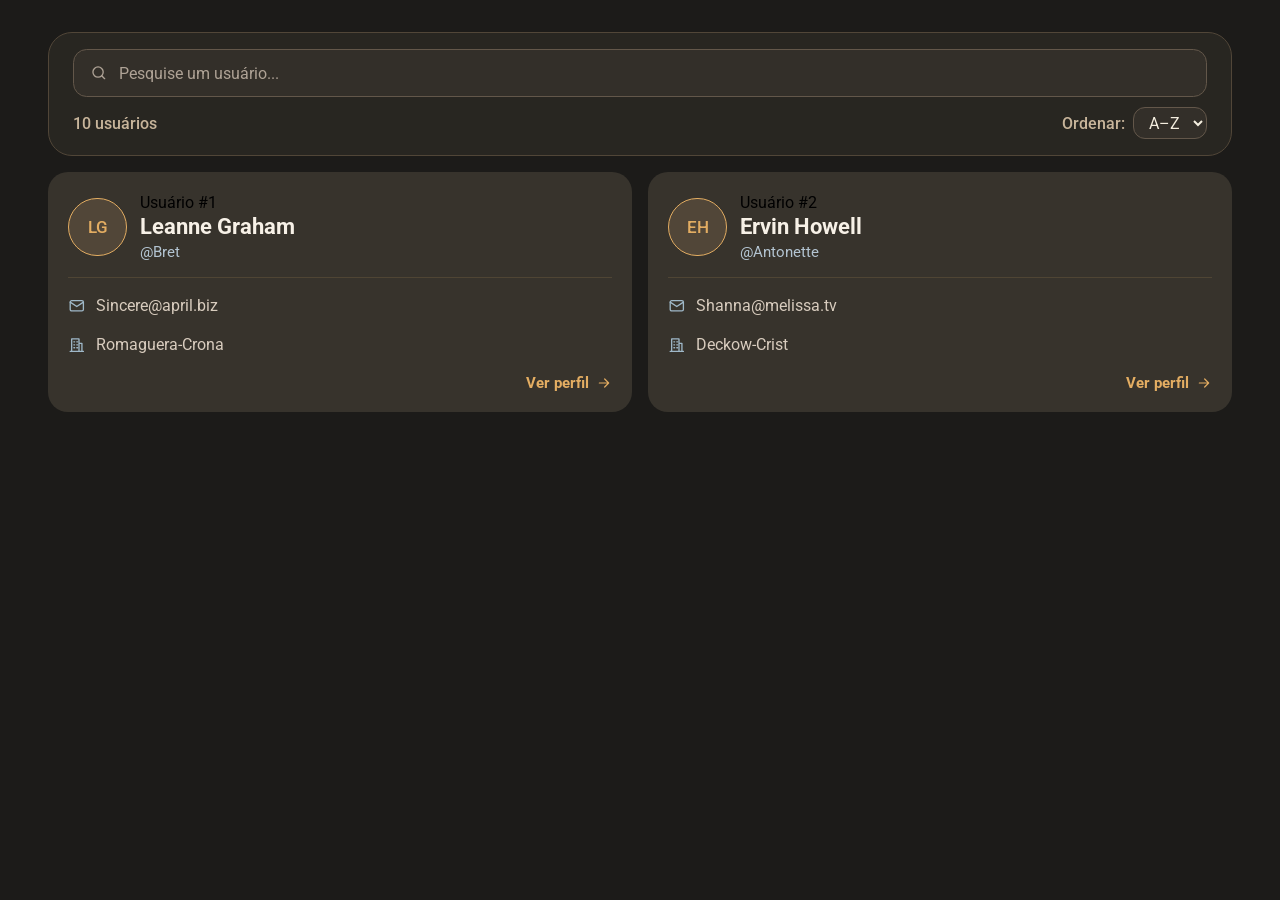
<file: list-users/index .html>
<!DOCTYPE html>
<html lang="pt-BR">
<head>
    <meta charset="UTF-8">
    <meta name="viewport" content="width=device-width, initial-scale=1.0">
    <title>Usuários</title>
    <link rel="stylesheet" href="style.css">
    <script src="scripts.js" defer></script>
</head>
<body>
    <div class="container">
        <h1 class="sr-only">Lista de usuários</h1>

        <form id="form" role="search">
            <label for="pesquisa" class="sr-only">Pesquisar usuários</label>
            <div class="campo-pesquisa">
                <svg class="icone-pesquisa" aria-hidden="true" viewBox="0 0 24 24" fill="none" stroke="currentColor" stroke-width="1.8" stroke-linecap="round" stroke-linejoin="round">
                    <circle cx="11" cy="11" r="7"></circle>
                    <path d="m20 20-4-4"></path>
                </svg>
                <input type="search" id="pesquisa" name="pesquisa" placeholder="Pesquise um usuário...">
            </div>

            <p id="n-publi">10 usuários</p>

            <label for="order" id="order-text">
                Ordenar:
                <select name="order" id="order">
                    <option value="AZ">A–Z</option>
                    <option value="ZA">Z–A</option>
                </select>
            </label>
        </form>

        <main class="users" aria-label="Usuários">
            <!-- Cards de exemplo. Depois serão gerados a partir da API JSONPlaceholder. -->
            <!-- Ajuste o href quando a página individual de perfil for criada. -->
            <a class="user-ativo" href="../perfil/index.html?id=1" aria-label="Ver perfil de Leanne Graham">
                <div class="topo-user">
                    <div class="img-style" aria-hidden="true">LG</div>
                    <div class="cabecalho">
                        <span class="numero-user">Usuário #1</span>
                        <h2 class="nome">Leanne Graham</h2>
                        <span class="username">@Bret</span>
                    </div>
                </div>

                <div class="corpo">
                    <p class="info">
                        <svg class="icone-info" aria-hidden="true" viewBox="0 0 24 24" fill="none" stroke="currentColor" stroke-width="1.8" stroke-linecap="round" stroke-linejoin="round">
                            <rect x="3" y="5" width="18" height="14" rx="2"></rect>
                            <path d="m3 7 9 6 9-6"></path>
                        </svg>
                        <span>Sincere@april.biz</span>
                    </p>
                    <p class="info">
                        <svg class="icone-info" aria-hidden="true" viewBox="0 0 24 24" fill="none" stroke="currentColor" stroke-width="1.8" stroke-linecap="round" stroke-linejoin="round">
                            <path d="M3 21h18M5 21V4h10v17M15 10h4v11M8 8h1M8 12h1M8 16h1M12 8h1M12 12h1M12 16h1"></path>
                        </svg>
                        <span>Romaguera-Crona</span>
                    </p>
                </div>

                <span class="ver-perfil">Ver perfil
                    <svg aria-hidden="true" viewBox="0 0 24 24" fill="none" stroke="currentColor" stroke-width="1.8" stroke-linecap="round" stroke-linejoin="round">
                        <path d="M5 12h14m-6-6 6 6-6 6"></path>
                    </svg>
                </span>
            </a>

            <a class="user-ativo" href="../perfil/index.html?id=2" aria-label="Ver perfil de Ervin Howell">
                <div class="topo-user">
                    <div class="img-style" aria-hidden="true">EH</div>
                    <div class="cabecalho">
                        <span class="numero-user">Usuário #2</span>
                        <h2 class="nome">Ervin Howell</h2>
                        <span class="username">@Antonette</span>
                    </div>
                </div>

                <div class="corpo">
                    <p class="info">
                        <svg class="icone-info" aria-hidden="true" viewBox="0 0 24 24" fill="none" stroke="currentColor" stroke-width="1.8" stroke-linecap="round" stroke-linejoin="round">
                            <rect x="3" y="5" width="18" height="14" rx="2"></rect>
                            <path d="m3 7 9 6 9-6"></path>
                        </svg>
                        <span>Shanna@melissa.tv</span>
                    </p>
                    <p class="info">
                        <svg class="icone-info" aria-hidden="true" viewBox="0 0 24 24" fill="none" stroke="currentColor" stroke-width="1.8" stroke-linecap="round" stroke-linejoin="round">
                            <path d="M3 21h18M5 21V4h10v17M15 10h4v11M8 8h1M8 12h1M8 16h1M12 8h1M12 12h1M12 16h1"></path>
                        </svg>
                        <span>Deckow-Crist</span>
                    </p>
                </div>

                <span class="ver-perfil">Ver perfil
                    <svg aria-hidden="true" viewBox="0 0 24 24" fill="none" stroke="currentColor" stroke-width="1.8" stroke-linecap="round" stroke-linejoin="round">
                        <path d="M5 12h14m-6-6 6 6-6 6"></path>
                    </svg>
                </span>
            </a>
        </main>
    </div>
</body>
</html>
</file>
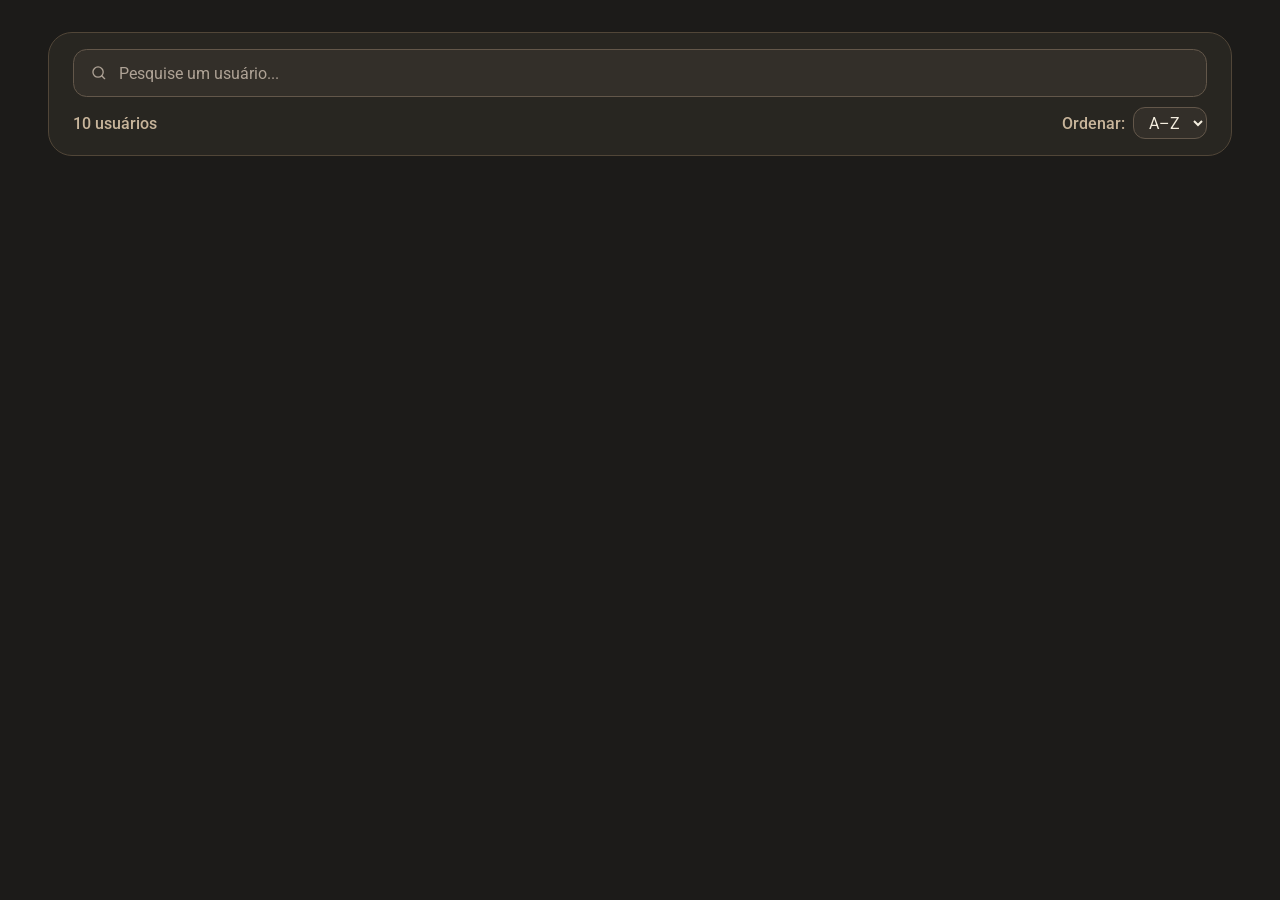
<file: list-users/index-list-users.html>
<!DOCTYPE html>
<html lang="pt-BR">
<head>
    <meta charset="UTF-8">
    <meta name="viewport" content="width=device-width, initial-scale=1.0">
    <title>Usuários</title>
    <link rel="stylesheet" href="style.css">
    <script src="scripts.js" defer></script>
</head>
<body>
    <div class="container">
        <h1 class="sr-only">Lista de usuários</h1>

        <form id="form" role="search">
            <label for="pesquisa" class="sr-only">Pesquisar usuários</label>
            <div class="campo-pesquisa">
                <svg class="icone-pesquisa" aria-hidden="true" viewBox="0 0 24 24" fill="none" stroke="currentColor" stroke-width="1.8" stroke-linecap="round" stroke-linejoin="round">
                    <circle cx="11" cy="11" r="7"></circle>
                    <path d="m20 20-4-4"></path>
                </svg>
                <input type="search" id="pesquisa" name="pesquisa" placeholder="Pesquise um usuário...">
            </div>

            <p id="n-publi">10 usuários</p>

            <label for="order" id="order-text">
                Ordenar:
                <select name="order" id="order">
                    <option value="AZ">A–Z</option>
                    <option value="ZA">Z–A</option>
                </select>
            </label>
        </form>

        <main class="users" aria-label="Usuários">
        </main>
    </div>
</body>
</html>
</file>
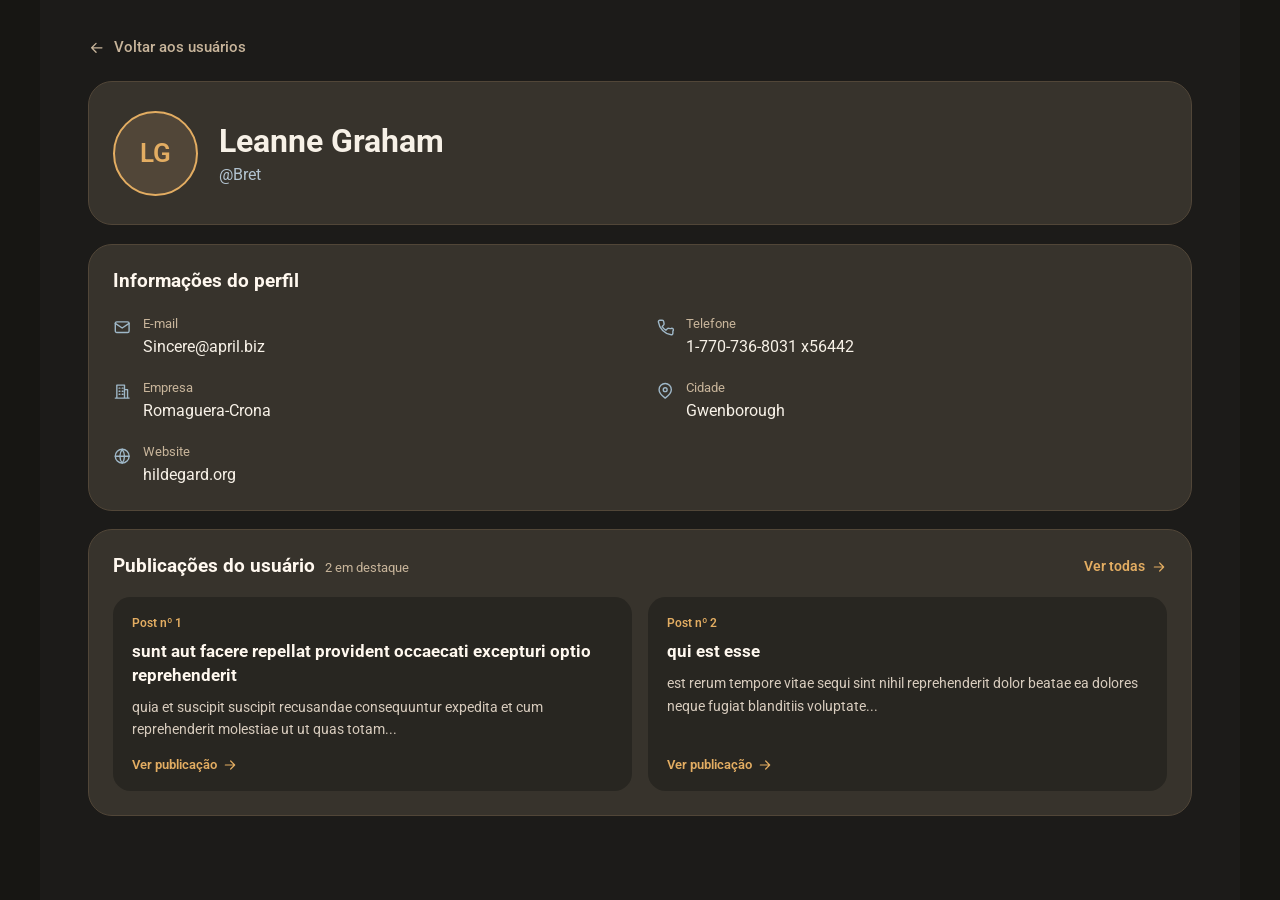
<file: tela-user/index-user.html>
<!DOCTYPE html>
<html lang="pt-BR">
<head>
    <meta charset="UTF-8">
    <meta name="viewport" content="width=device-width, initial-scale=1.0">
    <title>Perfil de Leanne Graham</title>
    <link rel="stylesheet" href="style.css">
    <script src="scripts.js" defer></script>
</head>
<body>
    <main class="container">
        <a class="voltar" href="../list-users/index-list-users.html">
            <svg aria-hidden="true" viewBox="0 0 24 24" fill="none" stroke="currentColor" stroke-width="1.8" stroke-linecap="round" stroke-linejoin="round">
                <path d="M19 12H5m6 6-6-6 6-6" />
            </svg>
            Voltar aos usuários
        </a>

        <header class="perfil-topo painel">
            <div class="avatar" aria-hidden="true">LG</div>
            <div class="perfil-identidade">
                <h1 class="nome-user">Leanne Graham</h1>
                <p class="username">@Bret</p>
            </div>
        </header>

        <section class="painel informacoes" aria-labelledby="titulo-informacoes">
            <h2 class="titulo-secao" id="titulo-informacoes">Informações do perfil</h2>
            <div class="informacoes-grid">
                <div class="info-item">
                    <svg class="icone-info" aria-hidden="true" viewBox="0 0 24 24" fill="none" stroke="currentColor" stroke-width="1.8" stroke-linecap="round" stroke-linejoin="round">
                        <rect x="3" y="5" width="18" height="14" rx="2" />
                        <path d="m3 7 9 6 9-6" />
                    </svg>
                    <div class="info-texto">
                        <span class="info-rotulo">E-mail</span>
                        <span class="info-valor">Sincere@april.biz</span>
                    </div>
                </div>

                <div class="info-item">
                    <svg class="icone-info" aria-hidden="true" viewBox="0 0 24 24" fill="none" stroke="currentColor" stroke-width="1.8" stroke-linecap="round" stroke-linejoin="round">
                        <path d="M22 16.92v3a2 2 0 0 1-2.18 2A19.8 19.8 0 0 1 3.1 5.18 2 2 0 0 1 5.09 3h3a2 2 0 0 1 2 1.72l.44 2.81a2 2 0 0 1-.57 1.7L8.1 11.1a16 16 0 0 0 4.8 4.8l1.87-1.86a2 2 0 0 1 1.7-.57l2.81.44A2 2 0 0 1 22 16.92Z" />
                    </svg>
                    <div class="info-texto">
                        <span class="info-rotulo">Telefone</span>
                        <span class="info-valor">1-770-736-8031 x56442</span>
                    </div>
                </div>

                <div class="info-item">
                    <svg class="icone-info" aria-hidden="true" viewBox="0 0 24 24" fill="none" stroke="currentColor" stroke-width="1.8" stroke-linecap="round" stroke-linejoin="round">
                        <path d="M3 21h18M5 21V4h10v17M15 10h4v11M8 8h1M8 12h1M8 16h1M12 8h1M12 12h1M12 16h1" />
                    </svg>
                    <div class="info-texto">
                        <span class="info-rotulo">Empresa</span>
                        <span class="info-valor">Romaguera-Crona</span>
                    </div>
                </div>

                <div class="info-item">
                    <svg class="icone-info" aria-hidden="true" viewBox="0 0 24 24" fill="none" stroke="currentColor" stroke-width="1.8" stroke-linecap="round" stroke-linejoin="round">
                        <path d="M20 10c0 5-8 11-8 11S4 15 4 10a8 8 0 1 1 16 0Z" />
                        <circle cx="12" cy="10" r="2.5" />
                    </svg>
                    <div class="info-texto">
                        <span class="info-rotulo">Cidade</span>
                        <span class="info-valor">Gwenborough</span>
                    </div>
                </div>

                <div class="info-item">
                    <svg class="icone-info" aria-hidden="true" viewBox="0 0 24 24" fill="none" stroke="currentColor" stroke-width="1.8" stroke-linecap="round" stroke-linejoin="round">
                        <circle cx="12" cy="12" r="9" />
                        <path d="M3 12h18M12 3a15 15 0 0 1 0 18M12 3a15 15 0 0 0 0 18" />
                    </svg>
                    <div class="info-texto">
                        <span class="info-rotulo">Website</span>
                        <span class="info-valor">hildegard.org</span>
                    </div>
                </div>
            </div>
        </section>

        <section class="painel publicacoes" aria-labelledby="titulo-publicacoes">
            <div class="cabecalho-secao">
                <div class="titulo-com-contador">
                    <h2 class="titulo-secao" id="titulo-publicacoes">Publicações do usuário</h2>
                    <span class="quantidade-posts">2 em destaque</span>
                </div>
                <a class="ver-todas" href="../list-post/index.html?userId=1">
                    Ver todas
                    <svg aria-hidden="true" viewBox="0 0 24 24" fill="none" stroke="currentColor" stroke-width="1.8" stroke-linecap="round" stroke-linejoin="round">
                        <path d="M5 12h14m-6-6 6 6-6 6" />
                    </svg>
                </a>
            </div>

            <div class="lista-publicacoes">
                <a class="post-resumo" href="../post/index.html?id=1">
                    <span class="post-numero">Post nº 1</span>
                    <h3>sunt aut facere repellat provident occaecati excepturi optio reprehenderit</h3>
                    <p>quia et suscipit suscipit recusandae consequuntur expedita et cum reprehenderit molestiae ut ut quas totam...</p>
                    <span class="ver-post">Ver publicação
                        <svg aria-hidden="true" viewBox="0 0 24 24" fill="none" stroke="currentColor" stroke-width="1.8" stroke-linecap="round" stroke-linejoin="round"><path d="M5 12h14m-6-6 6 6-6 6" /></svg>
                    </span>
                </a>

                <a class="post-resumo" href="../post/index.html?id=2">
                    <span class="post-numero">Post nº 2</span>
                    <h3>qui est esse</h3>
                    <p>est rerum tempore vitae sequi sint nihil reprehenderit dolor beatae ea dolores neque fugiat blanditiis voluptate...</p>
                    <span class="ver-post">Ver publicação
                        <svg aria-hidden="true" viewBox="0 0 24 24" fill="none" stroke="currentColor" stroke-width="1.8" stroke-linecap="round" stroke-linejoin="round"><path d="M5 12h14m-6-6 6 6-6 6" /></svg>
                    </span>
                </a>

            </div>
        </section>
    </main>
</body>
</html>
</file>
<file: list-users/style.css>
@import url('https://fonts.googleapis.com/css2?family=Roboto:wght@400;500;600;700&display=swap');

* {
    box-sizing: border-box;
    margin: 0;
    padding: 0;
    font-family: 'Roboto', sans-serif;
}

:root {
    --bg-body: #171613;
    --bg-container: #1C1B19;
    --bg-form: #282621;
    --bg-posts: #24221F;
    --var-post: #37332C;

    --bg-border: #514638;
    --border-soft: rgba(227, 173, 98, 0.14);
    --accent-amber: #E3AD62;
    --accent-amber-strong: #F0BC74;
    --accent-terracota: #C17E62;
    --bg-avatar: #514638;

    --color-autor: #F7F1E7;
    --color-titulo: #FFF8EF;
    --color-post: #D8CCBE;
    --color-meta: #C8B59B;
    --color-username: #B3C4D1;
    --color-icone: #9FB8C8;
    --color-placeholder: #AFA396;

    --bg-input: #332F29;
    --color-input: #F4EEDF;
    --border-input: #63574A;
    --border-input-focus: #E3AD62;
    --sombra-input-focus: rgba(227, 173, 98, 0.20);

    --borda-post-hover: #E3AD62;
    --sombra-post-hover: rgba(0, 0, 0, 0.35);
}

body {
    background-color: var(--bg-body);
}

.sr-only {
    position: absolute;
    width: 1px;
    height: 1px;
    padding: 0;
    margin: -1px;
    overflow: hidden;
    clip: rect(0, 0, 0, 0);
    white-space: nowrap;
    border: 0;
}

.container {
    min-height: 100vh;
    width: 100%;
    padding: 2rem 3rem;
    background-color: var(--bg-container);
    display: flex;
    flex-direction: column;
    gap: 1rem;
}

#form {
    width: 100%;
    padding: 1rem 1.5rem;
    background-color: var(--bg-form);
    border: 1px solid var(--bg-border);
    border-radius: 1.5rem;
    display: grid;
    grid-template-areas:
        "input input"
        "p order";
    grid-template-columns: minmax(0, 1fr) auto;
    column-gap: 1rem;
    row-gap: 0.65rem;
    align-items: center;
}

.campo-pesquisa {
    grid-area: input;
    height: 3rem;
    min-width: 0;
    display: flex;
    align-items: center;
    gap: 0.7rem;
    padding: 0 1rem;
    border: 1px solid var(--border-input);
    border-radius: 0.85rem;
    background-color: var(--bg-input);
    transition: border-color 0.15s ease, box-shadow 0.15s ease;
}

.campo-pesquisa:focus-within {
    border-color: var(--border-input-focus);
    box-shadow: 0 0 0 3px var(--sombra-input-focus);
}

.icone-pesquisa {
    width: 1.1rem;
    height: 1.1rem;
    flex-shrink: 0;
    color: var(--color-placeholder);
}

#form input {
    width: 100%;
    min-width: 0;
    height: 100%;
    background: transparent;
    border: 0;
    color: var(--color-input);
    outline: none;
    font-size: 1rem;
}

#form input::placeholder {
    color: var(--color-placeholder);
}

#form #n-publi {
    grid-area: p;
    justify-self: start;
    font-size: 1rem;
    font-weight: 500;
    color: var(--color-meta);
}

#form #order-text {
    grid-area: order;
    justify-self: end;
    display: flex;
    align-items: center;
    gap: 0.5rem;
    font-size: 1rem;
    font-weight: 500;
    color: var(--color-meta);
}

#form select {
    height: 2rem;
    padding: 0 0.65rem;
    border-radius: 0.75rem;
    border: 1px solid var(--border-input);
    background-color: var(--bg-input);
    color: var(--color-input);
    font-size: 1rem;
}

#form select:focus-visible {
    outline: 3px solid var(--border-input-focus);
    outline-offset: 2px;
}

.users {
    display: grid;
    grid-template-columns: repeat(2, minmax(0, 1fr));
    gap: 1rem;
    align-items: stretch;
    align-content: start;
}

.user-ativo {
    width: 100%;
    height: 100%;
    min-width: 0;
    min-height: 15rem;
    padding: 1.15rem;
    border: 2px solid transparent;
    border-radius: 1.25rem;
    background-color: var(--var-post);
    text-decoration: none;
    color: inherit;
    cursor: pointer;

    display: grid;
    grid-template-rows: auto 1fr auto;
    gap: 1rem;
    transition: transform 0.15s ease, border-color 0.15s ease, box-shadow 0.15s ease;
}

.user-ativo:hover {
    transform: translateY(-3px);
    border-color: var(--borda-post-hover);
    box-shadow: 0 0.6rem 1rem var(--sombra-post-hover);
}

.user-ativo:focus-visible {
    outline: 3px solid var(--borda-post-hover);
    outline-offset: 3px;
}

.topo-user {
    display: flex;
    align-items: center;
    gap: 0.85rem;
    padding-bottom: 1rem;
    border-bottom: 1px solid var(--border-soft);
    min-width: 0;
}

.user-ativo .img-style {
    width: 3.65rem;
    height: 3.65rem;
    flex-shrink: 0;
    display: flex;
    align-items: center;
    justify-content: center;
    border-radius: 50%;
    border: 1px solid var(--accent-amber);
    background-color: var(--bg-avatar);
    color: var(--accent-amber);
    font-size: 1.05rem;
    font-weight: 500;
}

.user-ativo .cabecalho {
    display: flex;
    flex-direction: column;
    align-items: flex-start;
    gap: 0.2rem;
    min-width: 0;
}

.user-ativo .nome {
    font-size: 1.35rem;
    font-weight: 700;
    color: var(--color-autor);
    line-height: 1.15;
    overflow-wrap: anywhere;
}

.user-ativo .username {
    font-size: 0.95rem;
    color: var(--color-username);
    overflow-wrap: anywhere;
}

.user-ativo .corpo {
    display: flex;
    flex-direction: column;
    gap: 1rem;
    color: var(--color-post);
    font-size: 1rem;
}

.user-ativo .info {
    display: flex;
    align-items: center;
    gap: 0.65rem;
    min-width: 0;
    line-height: 1.45;
}

.user-ativo .info span {
    overflow-wrap: anywhere;
}

.user-ativo .icone-info {
    width: 1.1rem;
    height: 1.1rem;
    flex-shrink: 0;
    color: var(--color-icone);
}

.user-ativo .ver-perfil {
    justify-self: end;
    display: inline-flex;
    align-items: center;
    gap: 0.4rem;
    color: var(--accent-amber);
    font-size: 0.95rem;
    font-weight: 700;
}

.user-ativo .ver-perfil svg {
    width: 1rem;
    height: 1rem;
    transition: transform 0.15s ease;
}

.user-ativo:hover .ver-perfil svg {
    transform: translateX(3px);
}

@media (max-width: 850px) {
    .container {
        padding: 1.25rem;
    }

    .users {
        grid-template-columns: 1fr;
    }
}

@media (max-width: 480px) {
    #form {
        padding: 0.9rem;
    }

    #form #n-publi,
    #form #order-text {
        font-size: 0.88rem;
    }

    .user-ativo {
        padding: 0.9rem;
    }

    .user-ativo .nome {
        font-size: 1.2rem;
    }
}

@media (prefers-reduced-motion: reduce) {
    .user-ativo,
    .user-ativo .ver-perfil svg {
        transition: none;
    }
}
</file>
<file: tela-user/style.css>
@import url('https://fonts.googleapis.com/css2?family=Roboto:wght@400;500;600;700&display=swap');

* {
    box-sizing: border-box;
    margin: 0;
    padding: 0;
    font-family: 'Roboto', sans-serif;
}

:root {
    --bg-body: #171613;
    --bg-container: #1C1B19;
    --bg-form: #282621;
    --bg-posts: #24221F;
    --var-post: #37332C;

    --bg-border: #514638;
    --border-soft: rgba(227, 173, 98, 0.14);
    --accent-amber: #E3AD62;
    --accent-amber-strong: #F0BC74;
    --bg-avatar: #514638;

    --color-autor: #F7F1E7;
    --color-titulo: #FFF8EF;
    --color-post: #D8CCBE;
    --color-meta: #C8B59B;
    --color-username: #B3C4D1;
    --color-icone: #9FB8C8;

    --borda-post-hover: #E3AD62;
    --sombra-post-hover: rgba(0, 0, 0, 0.35);
}

body {
    min-height: 100vh;
    background-color: var(--bg-body);
    color: var(--color-post);
}

.container {
    width: min(100%, 1200px);
    min-height: 100vh;
    padding: 2rem 3rem 3rem;
    margin: 0 auto;
    display: flex;
    flex-direction: column;
    gap: 1.15rem;
    background-color: var(--bg-container);
}

a {
    color: inherit;
}

.voltar {
    display: inline-flex;
    align-items: center;
    align-self: flex-start;
    gap: 0.55rem;
    padding: 0.4rem 0;
    color: var(--color-meta);
    font-size: 0.95rem;
    font-weight: 500;
    text-decoration: none;
    transition: color 0.15s ease;
}

.voltar svg {
    height: 1.1rem;
    width: 1.1rem;
}

.voltar:hover,
.voltar:focus-visible {
    color: var(--accent-amber);
}

.painel {
    padding: 1.5rem;
    border: 1px solid var(--bg-border);
    border-radius: 1.5rem;
    background-color: var(--var-post);
}

.perfil-topo {
    display: flex;
    align-items: center;
    gap: 1.3rem;
    min-height: 9rem;
}

.avatar {
    display: grid;
    place-items: center;
    width: 5.3rem;
    height: 5.3rem;
    flex-shrink: 0;
    background-color: var(--bg-avatar);
    border: 2px solid var(--accent-amber);
    border-radius: 50%;
    color: var(--accent-amber);
    font-size: 1.6rem;
    font-weight: 600;
}

.perfil-identidade {
    min-width: 0;
    display: flex;
    flex-direction: column;
    gap: 0.3rem;
}

.nome-user {
    color: var(--color-autor);
    font-size: clamp(1.5rem, 3vw, 2rem);
    line-height: 1.2;
    overflow-wrap: anywhere;
}

.username {
    color: var(--color-username);
    font-size: 1rem;
    overflow-wrap: anywhere;
}

.titulo-secao {
    color: var(--color-titulo);
    font-size: 1.2rem;
    font-weight: 700;
    line-height: 1.3;
}

.informacoes-grid {
    display: grid;
    grid-template-columns: repeat(2, minmax(0, 1fr));
    column-gap: 2rem;
    row-gap: 1.4rem;
    margin-top: 1.4rem;
}

.info-item {
    display: flex;
    align-items: flex-start;
    gap: 0.75rem;
    min-width: 0;
}

.icone-info {
    flex-shrink: 0;
    width: 1.15rem;
    height: 1.15rem;
    margin-top: 0.15rem;
    color: var(--color-icone);
}

.info-texto {
    min-width: 0;
    display: flex;
    flex-direction: column;
    gap: 0.3rem;
}

.info-rotulo {
    color: var(--color-meta);
    font-size: 0.8rem;
}

.info-valor {
    color: var(--color-autor);
    font-size: 0.98rem;
    line-height: 1.4;
    overflow-wrap: anywhere;
}

.cabecalho-secao {
    display: flex;
    align-items: center;
    justify-content: space-between;
    gap: 1rem;
    margin-bottom: 1.1rem;
}

.titulo-com-contador {
    display: flex;
    align-items: baseline;
    flex-wrap: wrap;
    gap: 0.6rem;
}

.quantidade-posts {
    font-size: 0.8rem;
    color: var(--color-meta);
}

.ver-todas,
.ver-post {
    display: inline-flex;
    align-items: center;
    gap: 0.35rem;
    color: var(--accent-amber);
    text-decoration: none;
    white-space: nowrap;
    font-weight: 600;
    font-size: 0.9rem;
}

.ver-todas svg,
.ver-post svg {
    width: 1rem;
    height: 1rem;
}

.ver-todas:hover,
.ver-todas:focus-visible {
    color: var(--accent-amber-strong);
    text-decoration: underline;
}

.lista-publicacoes {
    display: grid;
    grid-template-columns: repeat(2, minmax(0, 1fr));
    gap: 1rem;
}

.post-resumo {
    display: flex;
    flex-direction: column;
    align-items: flex-start;
    gap: 0.6rem;
    min-width: 0;
    min-height: 12rem;
    padding: 1.1rem;
    border: 1px solid transparent;
    border-radius: 1.1rem;
    background-color: var(--bg-form);
    text-decoration: none;
    transition: transform 0.15s ease, border-color 0.15s ease, box-shadow 0.15s ease;
}

.post-resumo:hover {
    transform: translateY(-3px);
    border-color: var(--borda-post-hover);
    box-shadow: 0 0.6rem 1rem var(--sombra-post-hover);
}

.post-resumo:focus-visible,
.voltar:focus-visible,
.ver-todas:focus-visible {
    outline: 2px solid var(--accent-amber);
    outline-offset: 3px;
}

.post-numero {
    font-size: 0.78rem;
    color: var(--accent-amber);
    font-weight: 600;
}

.post-resumo h3 {
    color: var(--color-titulo);
    font-size: 1.05rem;
    line-height: 1.4;
    font-weight: 700;
    overflow-wrap: anywhere;
}

.post-resumo p {
    display: -webkit-box;
    -webkit-box-orient: vertical;
    -webkit-line-clamp: 2;
    line-clamp: 2;
    overflow: hidden;
    color: var(--color-post);
    font-size: 0.9rem;
    line-height: 1.55;
    overflow-wrap: anywhere;
}

.ver-post {
    margin-top: auto;
    padding-top: 0.35rem;
    font-size: 0.84rem;
}

@media (max-width: 850px) {
    .container {
        padding: 1.25rem;
    }
}

@media (max-width: 650px) {
    .informacoes-grid,
    .lista-publicacoes {
        grid-template-columns: 1fr;
    }

    .painel {
        padding: 1.15rem;
    }

    .perfil-topo {
        min-height: 0;
    }
}

@media (max-width: 420px) {
    .container {
        padding: 1rem;
    }

    .avatar {
        width: 4.1rem;
        height: 4.1rem;
        font-size: 1.25rem;
    }

    .perfil-topo {
        gap: 0.8rem;
    }

    .cabecalho-secao {
        align-items: flex-start;
    }

    .titulo-com-contador {
        gap: 0.2rem;
    }
}

@media (prefers-reduced-motion: reduce) {
    .voltar,
    .post-resumo {
        transition: none;
    }
}
</file>
